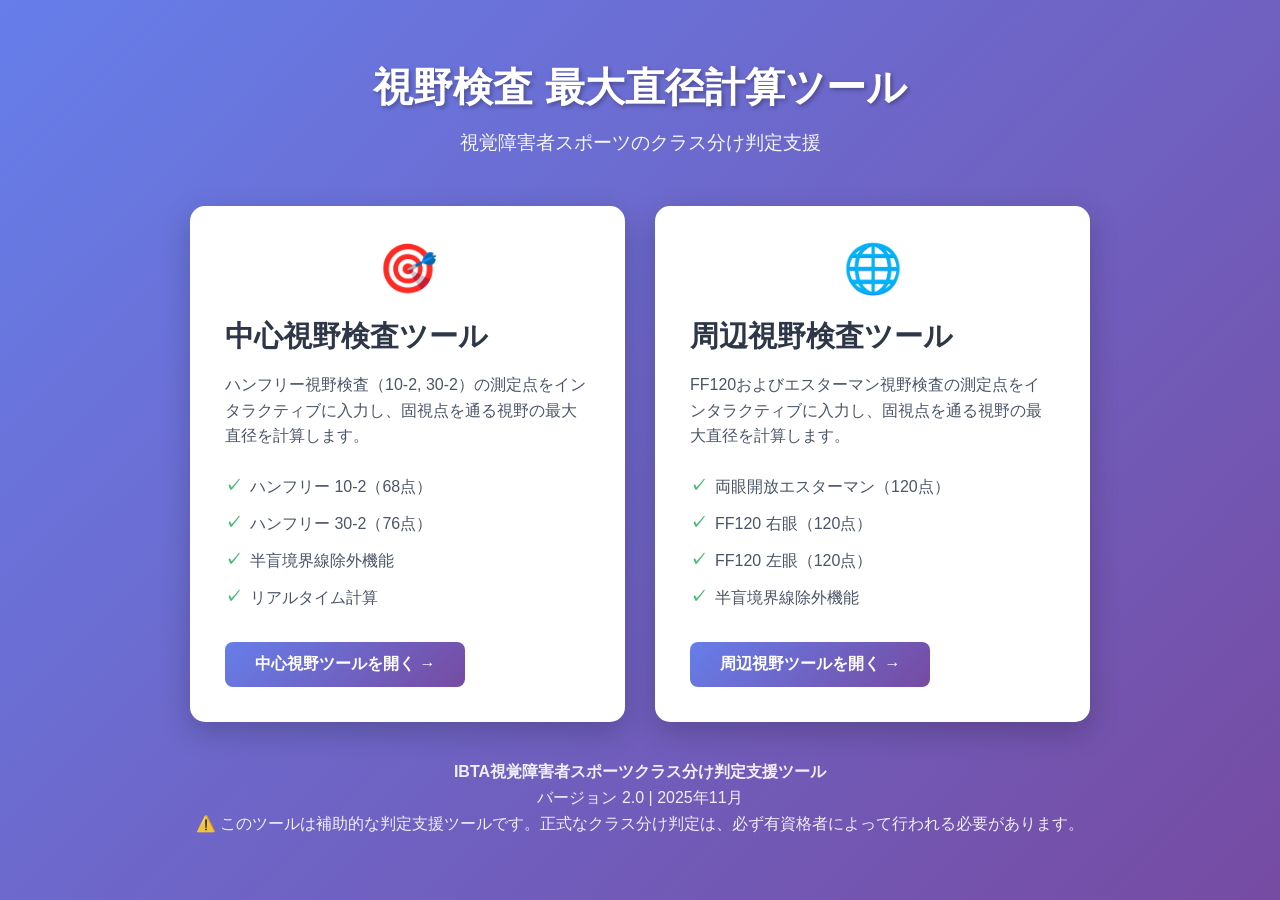
<file: index.html>
<!DOCTYPE html>
<html lang="ja">
<head>
    <meta charset="UTF-8">
    <meta name="viewport" content="width=device-width, initial-scale=1.0">
    <title>視野検査 最大直径計算ツール - ホーム</title>
    <style>
        * {
            margin: 0;
            padding: 0;
            box-sizing: border-box;
        }

        body {
            font-family: -apple-system, BlinkMacSystemFont, 'Segoe UI', 'Noto Sans JP', sans-serif;
            background: linear-gradient(135deg, #667eea 0%, #764ba2 100%);
            min-height: 100vh;
            display: flex;
            align-items: center;
            justify-content: center;
            padding: 20px;
        }

        .container {
            max-width: 900px;
            width: 100%;
        }

        header {
            text-align: center;
            color: white;
            margin-bottom: 50px;
        }

        h1 {
            font-size: 2.5em;
            margin-bottom: 15px;
            font-weight: 700;
            text-shadow: 2px 2px 4px rgba(0, 0, 0, 0.3);
        }

        .subtitle {
            font-size: 1.2em;
            opacity: 0.95;
        }

        .tools-grid {
            display: grid;
            grid-template-columns: repeat(auto-fit, minmax(350px, 1fr));
            gap: 30px;
            margin-bottom: 40px;
        }

        .tool-card {
            background: white;
            border-radius: 15px;
            padding: 35px;
            box-shadow: 0 10px 30px rgba(0, 0, 0, 0.2);
            transition: transform 0.3s ease, box-shadow 0.3s ease;
            text-decoration: none;
            color: inherit;
            display: block;
        }

        .tool-card:hover {
            transform: translateY(-5px);
            box-shadow: 0 15px 40px rgba(0, 0, 0, 0.3);
        }

        .tool-icon {
            font-size: 3em;
            margin-bottom: 20px;
            text-align: center;
        }

        .tool-title {
            font-size: 1.8em;
            font-weight: 600;
            margin-bottom: 15px;
            color: #2d3748;
        }

        .tool-description {
            color: #4a5568;
            line-height: 1.6;
            margin-bottom: 20px;
        }

        .tool-features {
            list-style: none;
            margin-bottom: 25px;
        }

        .tool-features li {
            padding: 8px 0;
            color: #4a5568;
            position: relative;
            padding-left: 25px;
        }

        .tool-features li:before {
            content: "✓";
            position: absolute;
            left: 0;
            color: #48bb78;
            font-weight: bold;
        }

        .tool-button {
            display: inline-block;
            background: linear-gradient(135deg, #667eea 0%, #764ba2 100%);
            color: white;
            padding: 12px 30px;
            border-radius: 8px;
            text-decoration: none;
            font-weight: 600;
            transition: opacity 0.3s ease;
            text-align: center;
        }

        .tool-button:hover {
            opacity: 0.9;
        }

        .footer {
            text-align: center;
            color: white;
            margin-top: 40px;
            opacity: 0.9;
        }

        .footer p {
            margin: 5px 0;
        }

        @media (max-width: 768px) {
            h1 {
                font-size: 2em;
            }

            .tools-grid {
                grid-template-columns: 1fr;
            }

            .tool-card {
                padding: 25px;
            }
        }
    </style>
</head>
<body>
    <div class="container">
        <header>
            <h1>視野検査 最大直径計算ツール</h1>
            <p class="subtitle">視覚障害者スポーツのクラス分け判定支援</p>
        </header>

        <div class="tools-grid">
            <!-- Central Visual Field Tool -->
            <a href="central.html" class="tool-card">
                <div class="tool-icon">🎯</div>
                <h2 class="tool-title">中心視野検査ツール</h2>
                <p class="tool-description">
                    ハンフリー視野検査（10-2, 30-2）の測定点をインタラクティブに入力し、固視点を通る視野の最大直径を計算します。
                </p>
                <ul class="tool-features">
                    <li>ハンフリー 10-2（68点）</li>
                    <li>ハンフリー 30-2（76点）</li>
                    <li>半盲境界線除外機能</li>
                    <li>リアルタイム計算</li>
                </ul>
                <span class="tool-button">中心視野ツールを開く →</span>
            </a>

            <!-- Peripheral Visual Field Tool -->
            <a href="peripheral.html" class="tool-card">
                <div class="tool-icon">🌐</div>
                <h2 class="tool-title">周辺視野検査ツール</h2>
                <p class="tool-description">
                    FF120およびエスターマン視野検査の測定点をインタラクティブに入力し、固視点を通る視野の最大直径を計算します。
                </p>
                <ul class="tool-features">
                    <li>両眼開放エスターマン（120点）</li>
                    <li>FF120 右眼（120点）</li>
                    <li>FF120 左眼（120点）</li>
                    <li>半盲境界線除外機能</li>
                </ul>
                <span class="tool-button">周辺視野ツールを開く →</span>
            </a>
        </div>

        <footer class="footer">
            <p><strong>IBTA視覚障害者スポーツクラス分け判定支援ツール</strong></p>
            <p>バージョン 2.0 | 2025年11月</p>
            <p>⚠️ このツールは補助的な判定支援ツールです。正式なクラス分け判定は、必ず有資格者によって行われる必要があります。</p>
        </footer>
    </div>
</body>
</html>
</file>
